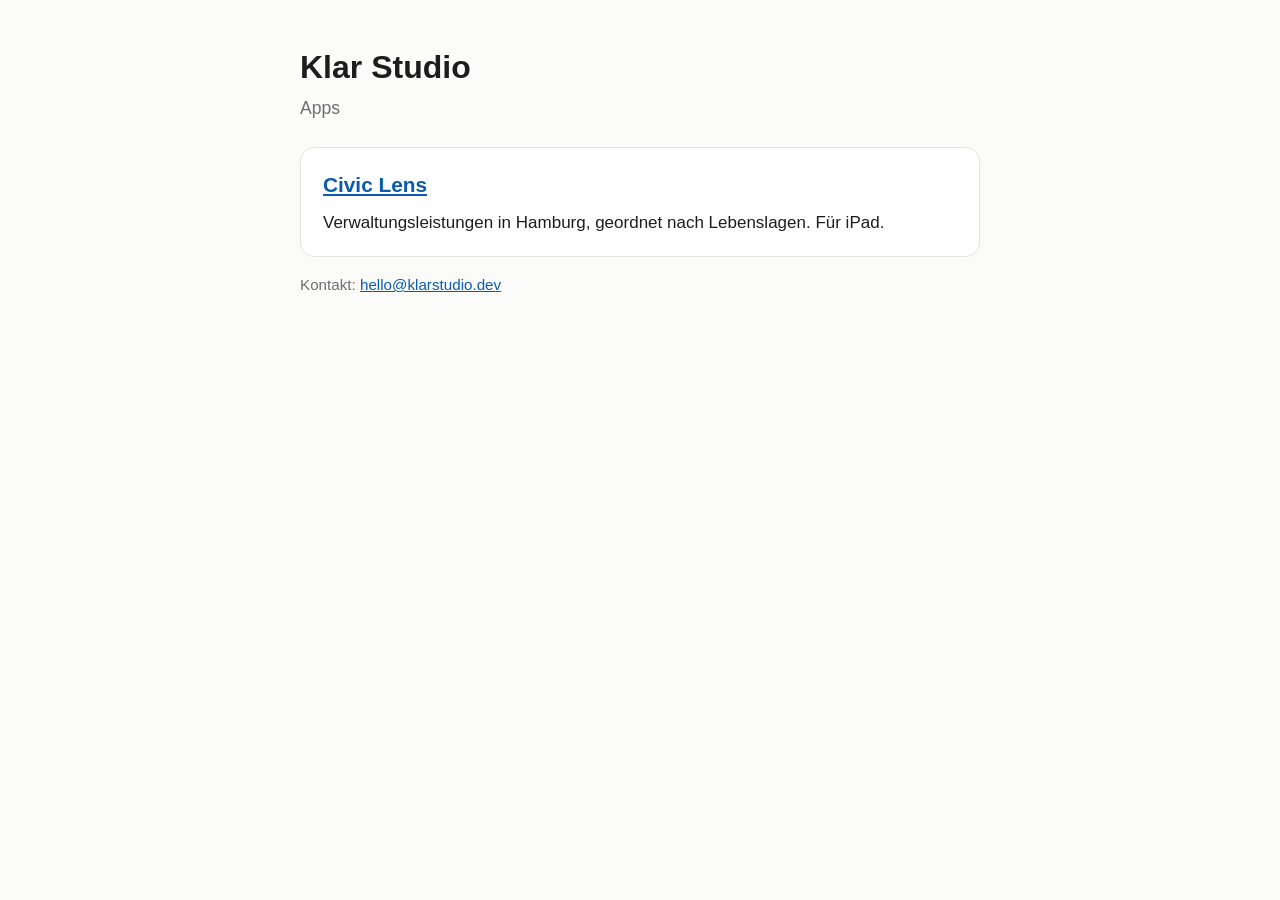
<file: index.html>
<!doctype html>
<html lang="de">
<head>
  <meta name="robots" content="noindex">
  <meta charset="utf-8">
  <meta name="viewport" content="width=device-width, initial-scale=1">
  <title>Klar Studio</title>
  <meta name="description" content="Klar Studio – Apps">
  <link rel="stylesheet" href="/assets/style.css">
</head>
<body>
  <main>
    <h1>Klar Studio</h1>
    <p class="lead">Apps</p>

    <div class="card">
      <h2 style="margin-top:0"><a href="/civiclens/">Civic Lens</a></h2>
      <p>Verwaltungsleistungen in Hamburg, geordnet nach Lebenslagen. Für iPad.</p>
    </div>

    <p class="muted">Kontakt: <a href="mailto:hello@klarstudio.dev">hello@klarstudio.dev</a></p>
  </main>
</body>
</html>
</file>
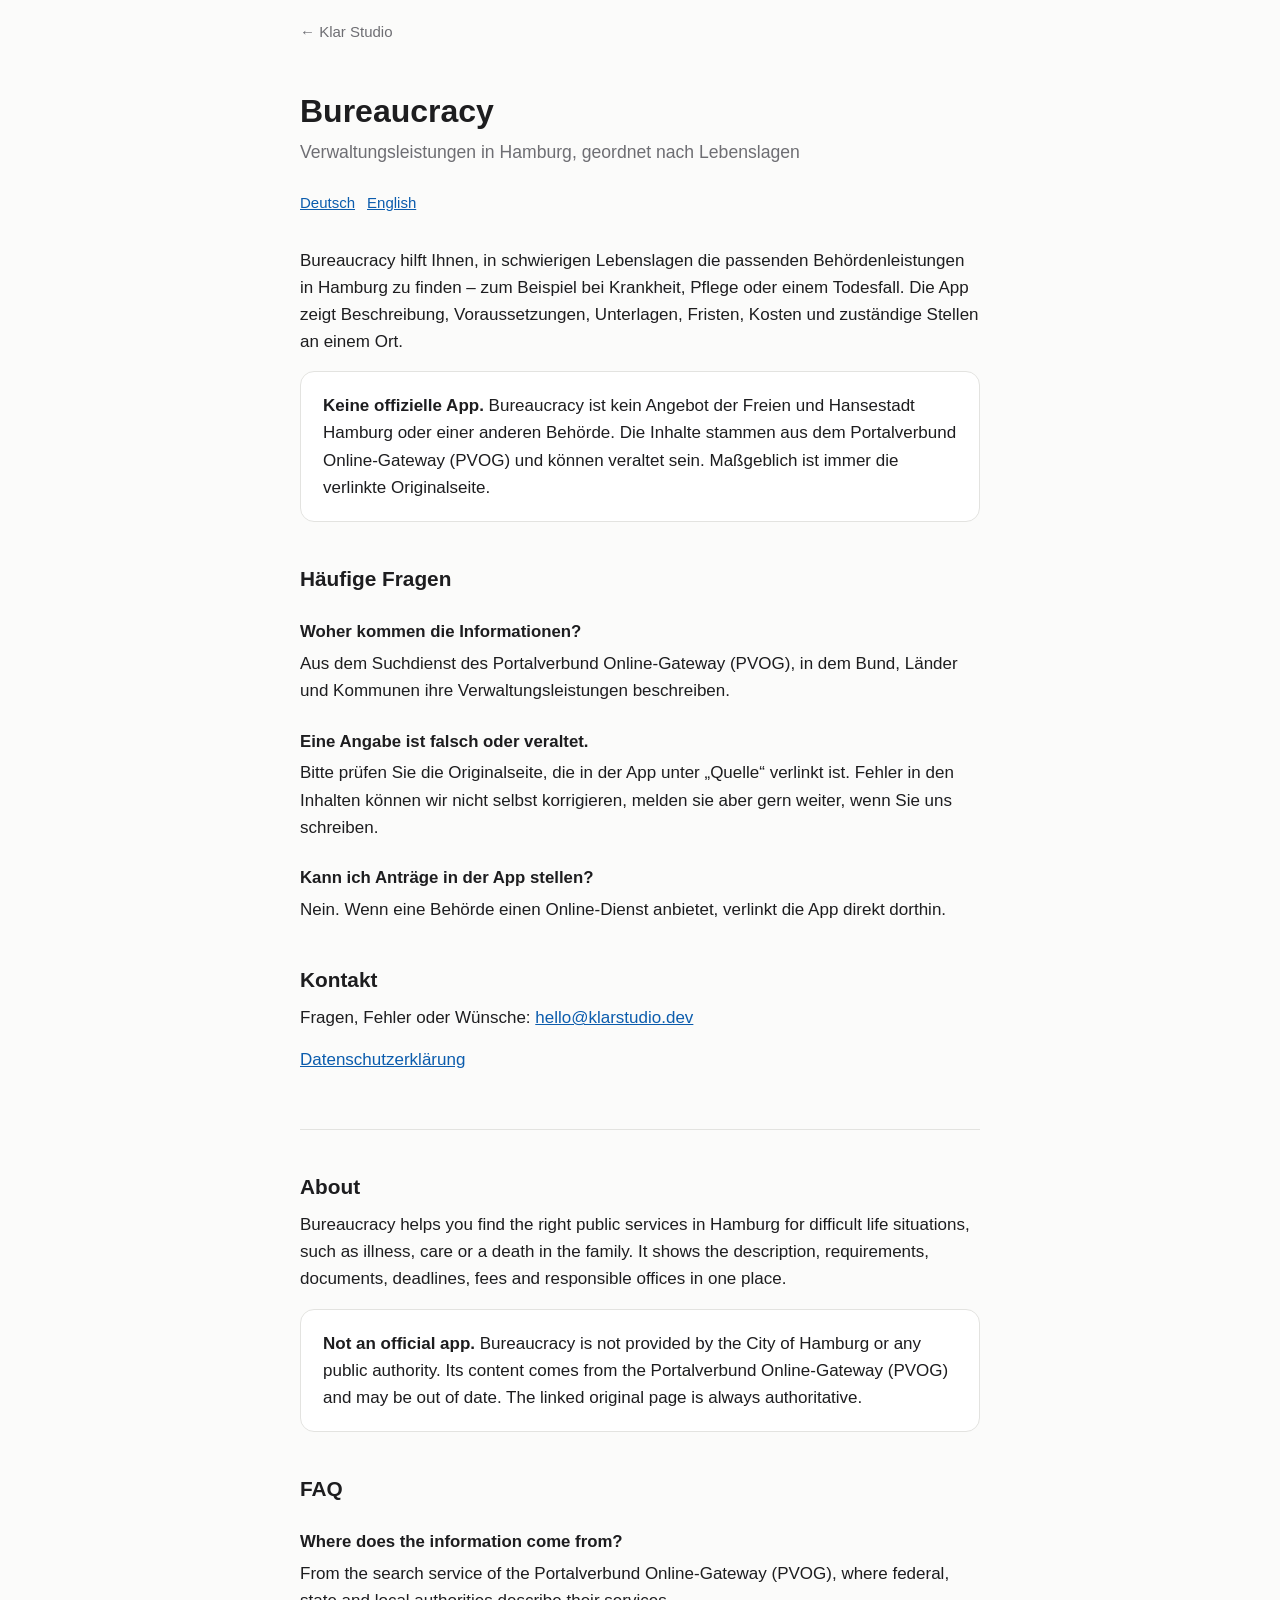
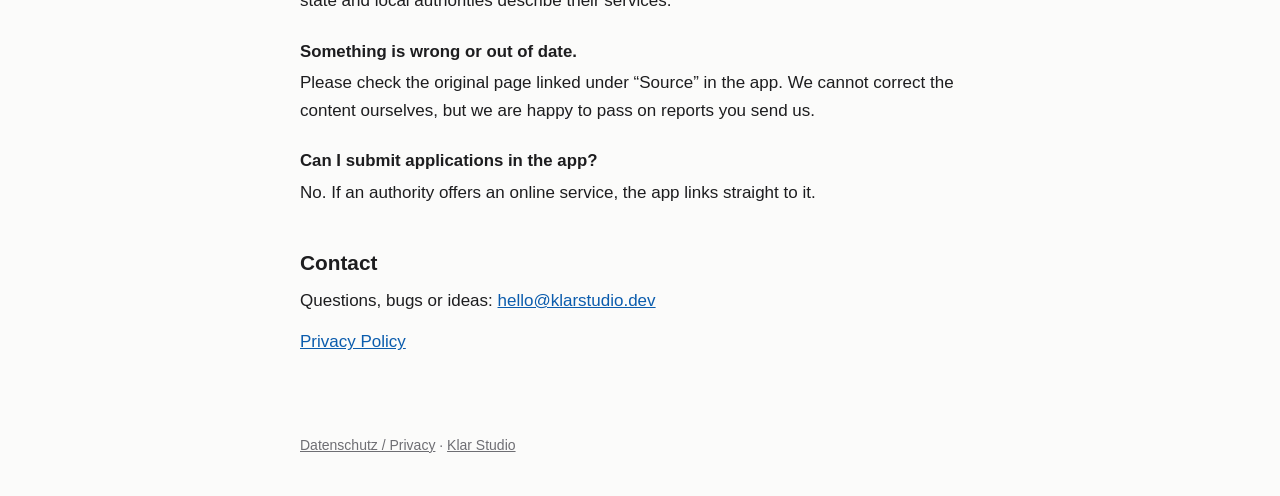
<file: bureaucracy/index.html>
<!doctype html>
<html lang="de">
<head>
  <meta name="robots" content="noindex">
  <meta charset="utf-8">
  <meta name="viewport" content="width=device-width, initial-scale=1">
  <title>Bureaucracy – Support</title>
  <meta name="description" content="Bureaucracy: Verwaltungsleistungen in Hamburg nach Lebenslagen. Hilfe und Kontakt.">
  <link rel="stylesheet" href="/assets/style.css">
</head>
<body>
  <header class="site"><a href="/">← Klar Studio</a></header>
  <main>
    <h1>Bureaucracy</h1>
    <p class="lead">Verwaltungsleistungen in Hamburg, geordnet nach Lebenslagen</p>
    <nav class="lang"><a href="#de">Deutsch</a><a href="#en">English</a></nav>

    <section id="de" lang="de">
      <p>Bureaucracy hilft Ihnen, in schwierigen Lebenslagen die passenden Behördenleistungen in Hamburg zu finden – zum Beispiel bei Krankheit, Pflege oder einem Todesfall. Die App zeigt Beschreibung, Voraussetzungen, Unterlagen, Fristen, Kosten und zuständige Stellen an einem Ort.</p>

      <div class="card">
        <p><strong>Keine offizielle App.</strong> Bureaucracy ist kein Angebot der Freien und Hansestadt Hamburg oder einer anderen Behörde. Die Inhalte stammen aus dem Portalverbund Online-Gateway (PVOG) und können veraltet sein. Maßgeblich ist immer die verlinkte Originalseite.</p>
      </div>

      <h2>Häufige Fragen</h2>
      <h3>Woher kommen die Informationen?</h3>
      <p>Aus dem Suchdienst des Portalverbund Online-Gateway (PVOG), in dem Bund, Länder und Kommunen ihre Verwaltungsleistungen beschreiben.</p>
      <h3>Eine Angabe ist falsch oder veraltet.</h3>
      <p>Bitte prüfen Sie die Originalseite, die in der App unter „Quelle“ verlinkt ist. Fehler in den Inhalten können wir nicht selbst korrigieren, melden sie aber gern weiter, wenn Sie uns schreiben.</p>
      <h3>Kann ich Anträge in der App stellen?</h3>
      <p>Nein. Wenn eine Behörde einen Online-Dienst anbietet, verlinkt die App direkt dorthin.</p>

      <h2>Kontakt</h2>
      <p>Fragen, Fehler oder Wünsche: <a href="mailto:hello@klarstudio.dev">hello@klarstudio.dev</a></p>
      <p><a href="/bureaucracy/privacy/">Datenschutzerklärung</a></p>
    </section>

    <hr>

    <section id="en" lang="en">
      <h2>About</h2>
      <p>Bureaucracy helps you find the right public services in Hamburg for difficult life situations, such as illness, care or a death in the family. It shows the description, requirements, documents, deadlines, fees and responsible offices in one place.</p>

      <div class="card">
        <p><strong>Not an official app.</strong> Bureaucracy is not provided by the City of Hamburg or any public authority. Its content comes from the Portalverbund Online-Gateway (PVOG) and may be out of date. The linked original page is always authoritative.</p>
      </div>

      <h2>FAQ</h2>
      <h3>Where does the information come from?</h3>
      <p>From the search service of the Portalverbund Online-Gateway (PVOG), where federal, state and local authorities describe their services.</p>
      <h3>Something is wrong or out of date.</h3>
      <p>Please check the original page linked under “Source” in the app. We cannot correct the content ourselves, but we are happy to pass on reports you send us.</p>
      <h3>Can I submit applications in the app?</h3>
      <p>No. If an authority offers an online service, the app links straight to it.</p>

      <h2>Contact</h2>
      <p>Questions, bugs or ideas: <a href="mailto:hello@klarstudio.dev">hello@klarstudio.dev</a></p>
      <p><a href="/bureaucracy/privacy/#en">Privacy Policy</a></p>
    </section>
  </main>
  <footer>
    <a href="/bureaucracy/privacy/">Datenschutz / Privacy</a> · <a href="/">Klar Studio</a>
  </footer>
</body>
</html>
</file>
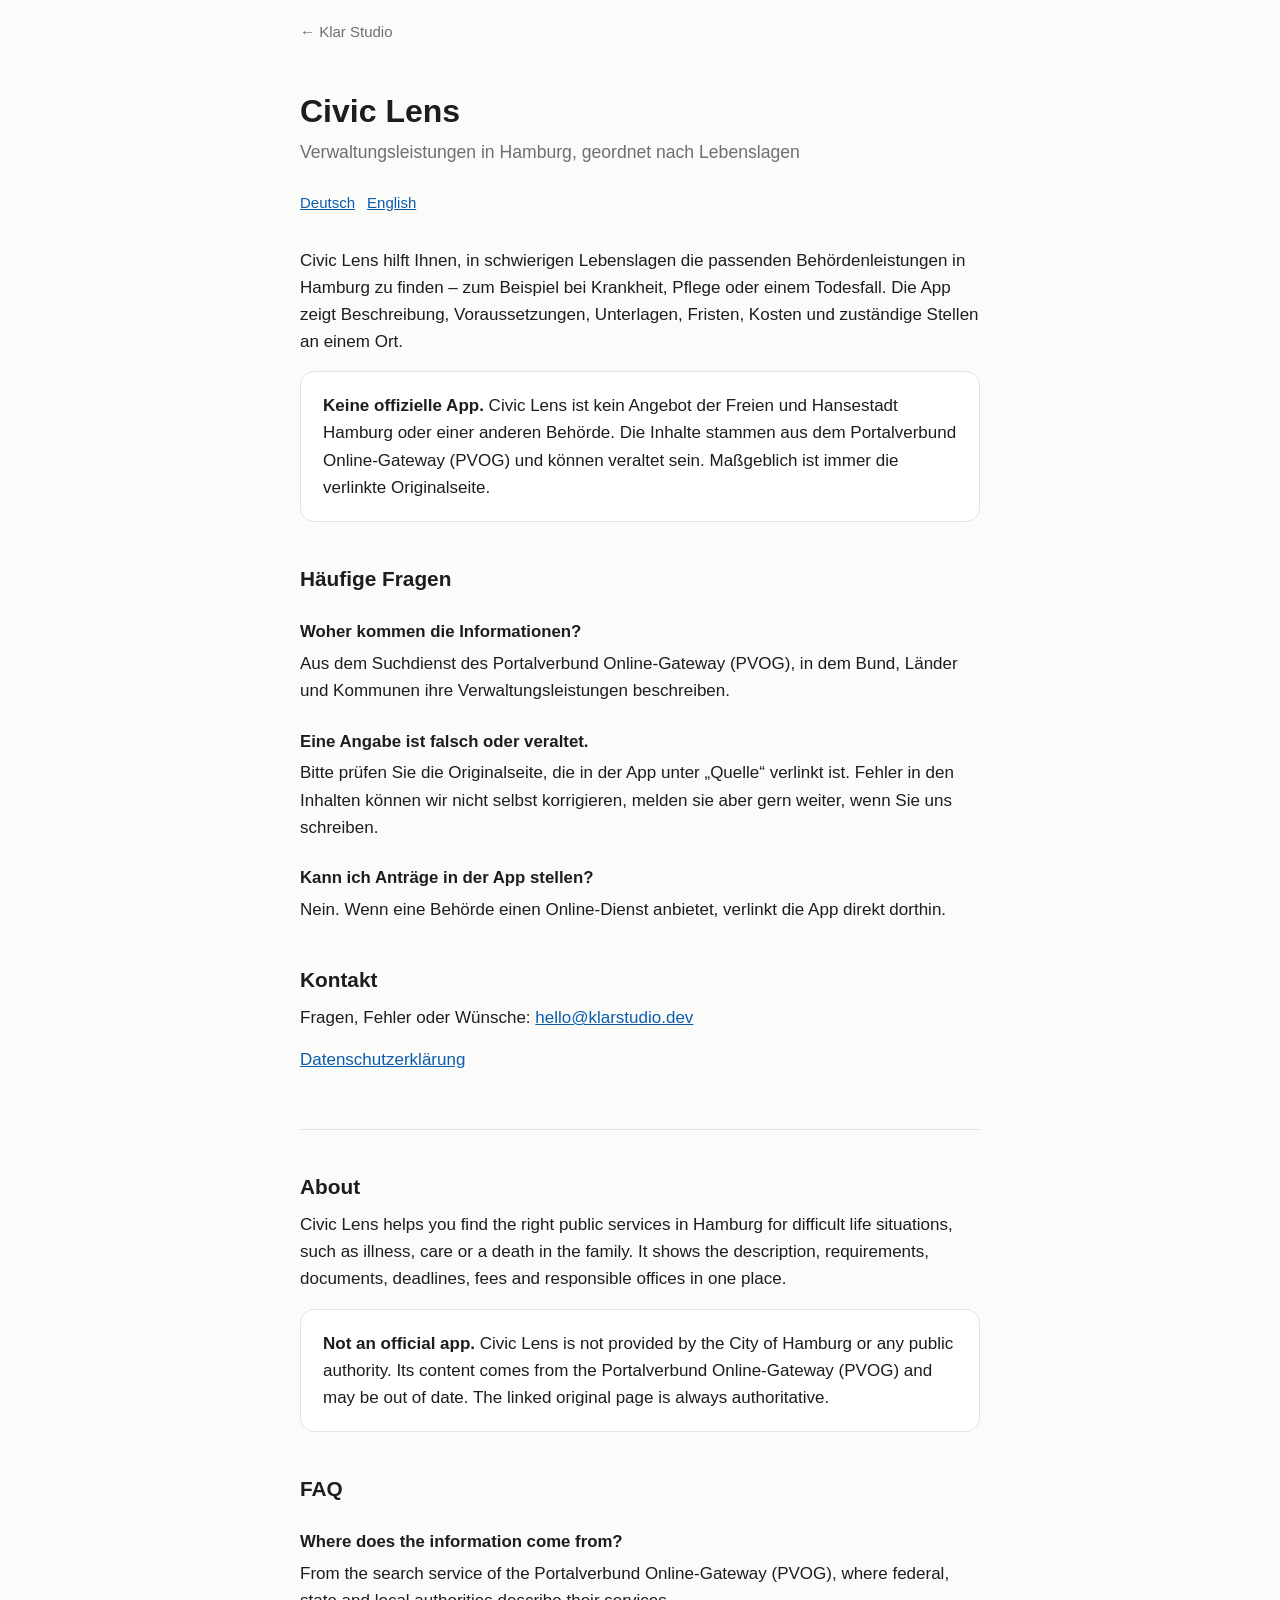
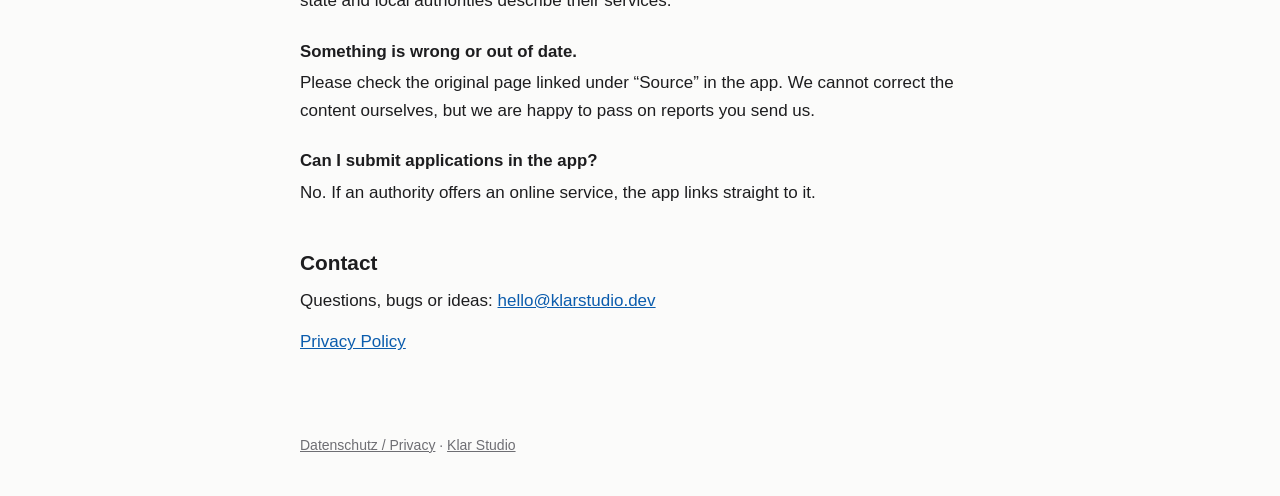
<file: civiclens/index.html>
<!doctype html>
<html lang="de">
<head>
  <meta name="robots" content="noindex">
  <meta charset="utf-8">
  <meta name="viewport" content="width=device-width, initial-scale=1">
  <title>Civic Lens – Support</title>
  <meta name="description" content="Civic Lens: Verwaltungsleistungen in Hamburg nach Lebenslagen. Hilfe und Kontakt.">
  <link rel="stylesheet" href="/assets/style.css">
</head>
<body>
  <header class="site"><a href="/">← Klar Studio</a></header>
  <main>
    <h1>Civic Lens</h1>
    <p class="lead">Verwaltungsleistungen in Hamburg, geordnet nach Lebenslagen</p>
    <nav class="lang"><a href="#de">Deutsch</a><a href="#en">English</a></nav>

    <section id="de" lang="de">
      <p>Civic Lens hilft Ihnen, in schwierigen Lebenslagen die passenden Behördenleistungen in Hamburg zu finden – zum Beispiel bei Krankheit, Pflege oder einem Todesfall. Die App zeigt Beschreibung, Voraussetzungen, Unterlagen, Fristen, Kosten und zuständige Stellen an einem Ort.</p>

      <div class="card">
        <p><strong>Keine offizielle App.</strong> Civic Lens ist kein Angebot der Freien und Hansestadt Hamburg oder einer anderen Behörde. Die Inhalte stammen aus dem Portalverbund Online-Gateway (PVOG) und können veraltet sein. Maßgeblich ist immer die verlinkte Originalseite.</p>
      </div>

      <h2>Häufige Fragen</h2>
      <h3>Woher kommen die Informationen?</h3>
      <p>Aus dem Suchdienst des Portalverbund Online-Gateway (PVOG), in dem Bund, Länder und Kommunen ihre Verwaltungsleistungen beschreiben.</p>
      <h3>Eine Angabe ist falsch oder veraltet.</h3>
      <p>Bitte prüfen Sie die Originalseite, die in der App unter „Quelle“ verlinkt ist. Fehler in den Inhalten können wir nicht selbst korrigieren, melden sie aber gern weiter, wenn Sie uns schreiben.</p>
      <h3>Kann ich Anträge in der App stellen?</h3>
      <p>Nein. Wenn eine Behörde einen Online-Dienst anbietet, verlinkt die App direkt dorthin.</p>

      <h2>Kontakt</h2>
      <p>Fragen, Fehler oder Wünsche: <a href="mailto:hello@klarstudio.dev">hello@klarstudio.dev</a></p>
      <p><a href="/civiclens/privacy/">Datenschutzerklärung</a></p>
    </section>

    <hr>

    <section id="en" lang="en">
      <h2>About</h2>
      <p>Civic Lens helps you find the right public services in Hamburg for difficult life situations, such as illness, care or a death in the family. It shows the description, requirements, documents, deadlines, fees and responsible offices in one place.</p>

      <div class="card">
        <p><strong>Not an official app.</strong> Civic Lens is not provided by the City of Hamburg or any public authority. Its content comes from the Portalverbund Online-Gateway (PVOG) and may be out of date. The linked original page is always authoritative.</p>
      </div>

      <h2>FAQ</h2>
      <h3>Where does the information come from?</h3>
      <p>From the search service of the Portalverbund Online-Gateway (PVOG), where federal, state and local authorities describe their services.</p>
      <h3>Something is wrong or out of date.</h3>
      <p>Please check the original page linked under “Source” in the app. We cannot correct the content ourselves, but we are happy to pass on reports you send us.</p>
      <h3>Can I submit applications in the app?</h3>
      <p>No. If an authority offers an online service, the app links straight to it.</p>

      <h2>Contact</h2>
      <p>Questions, bugs or ideas: <a href="mailto:hello@klarstudio.dev">hello@klarstudio.dev</a></p>
      <p><a href="/civiclens/privacy/#en">Privacy Policy</a></p>
    </section>
  </main>
  <footer>
    <a href="/civiclens/privacy/">Datenschutz / Privacy</a> · <a href="/">Klar Studio</a>
  </footer>
</body>
</html>
</file>
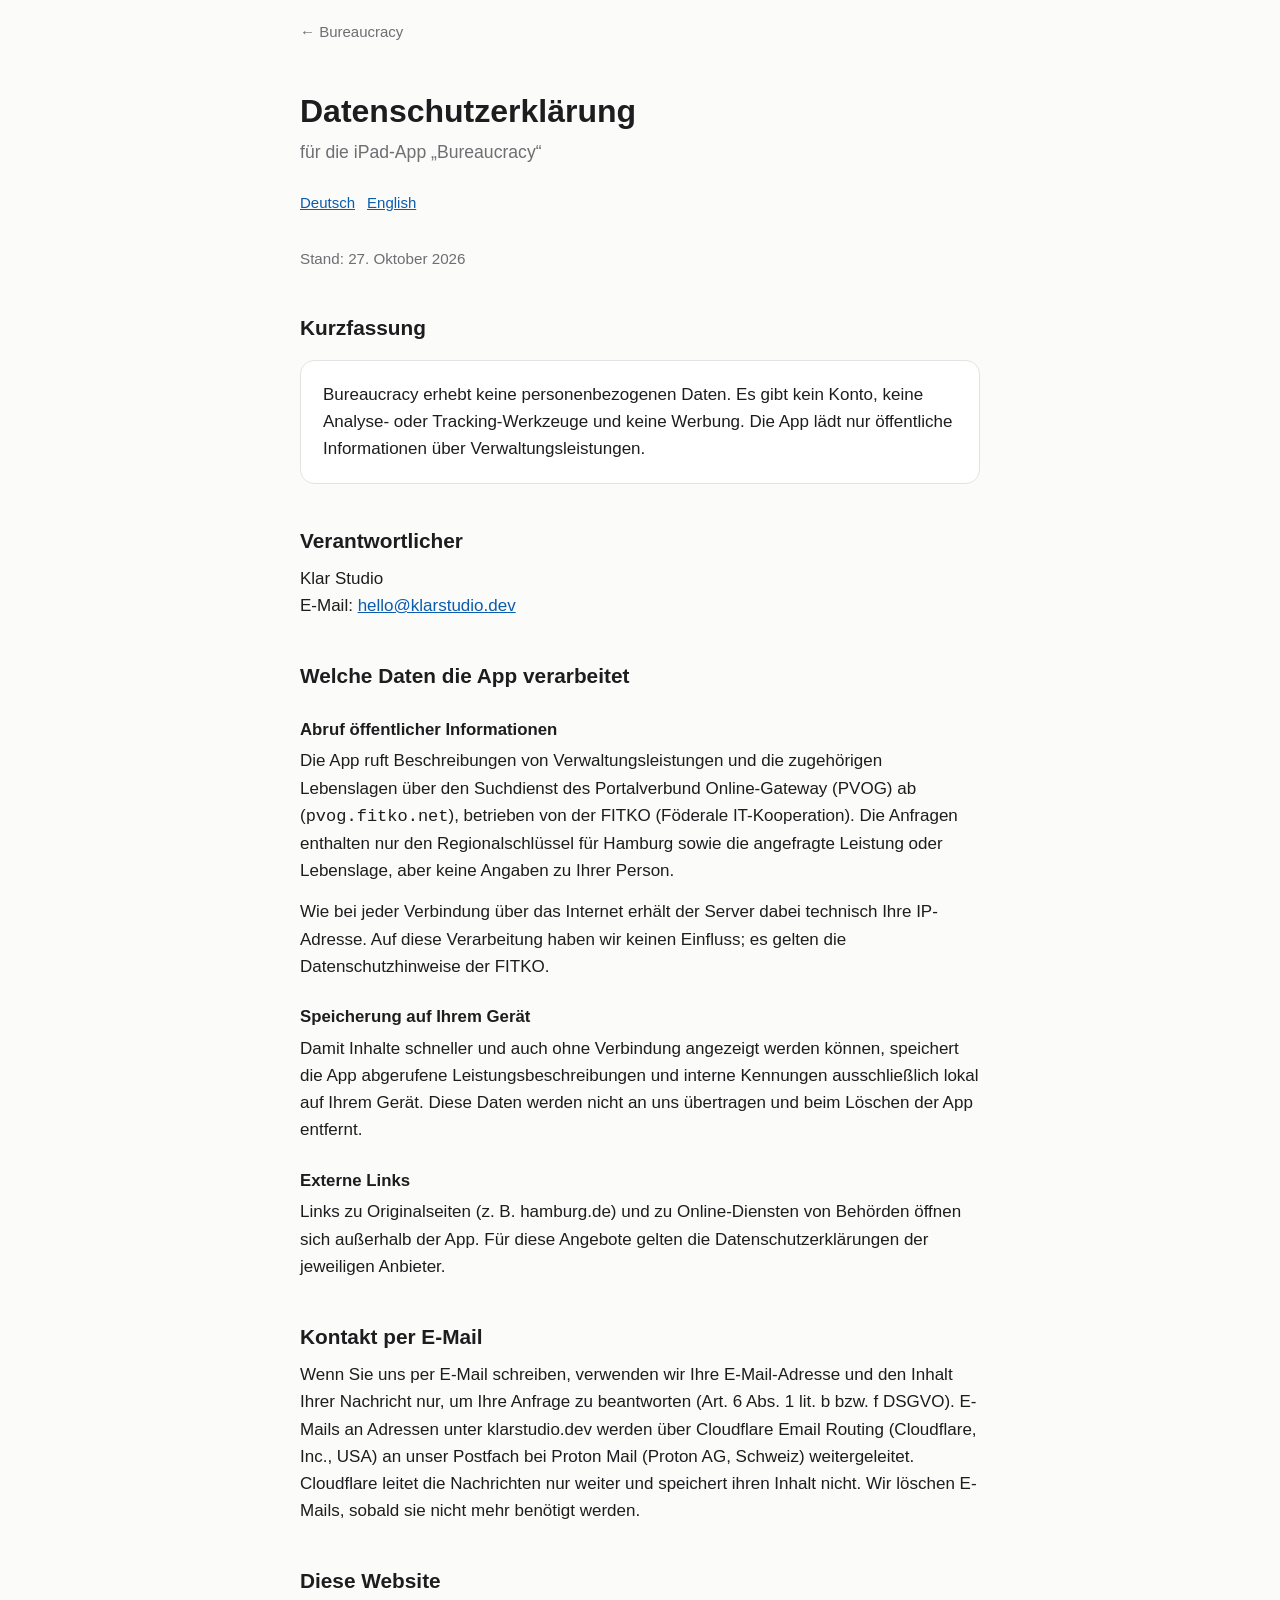
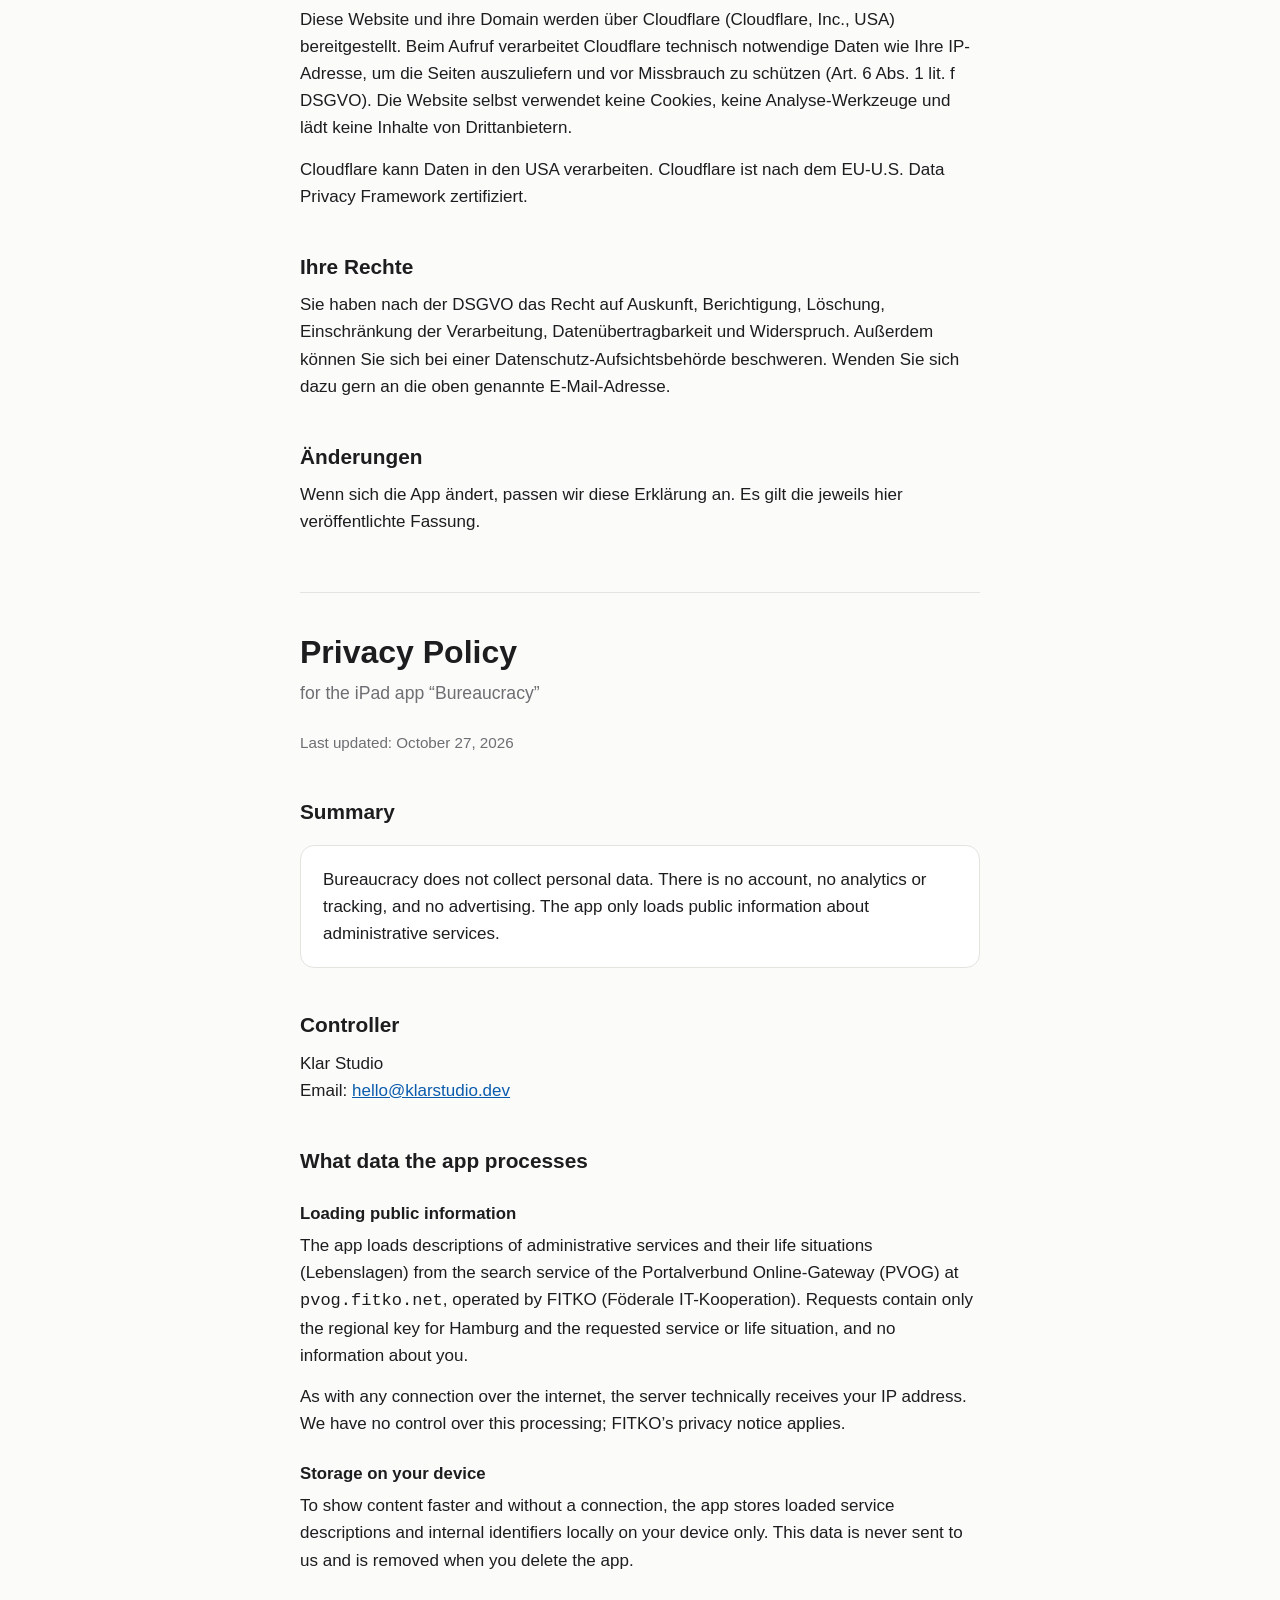
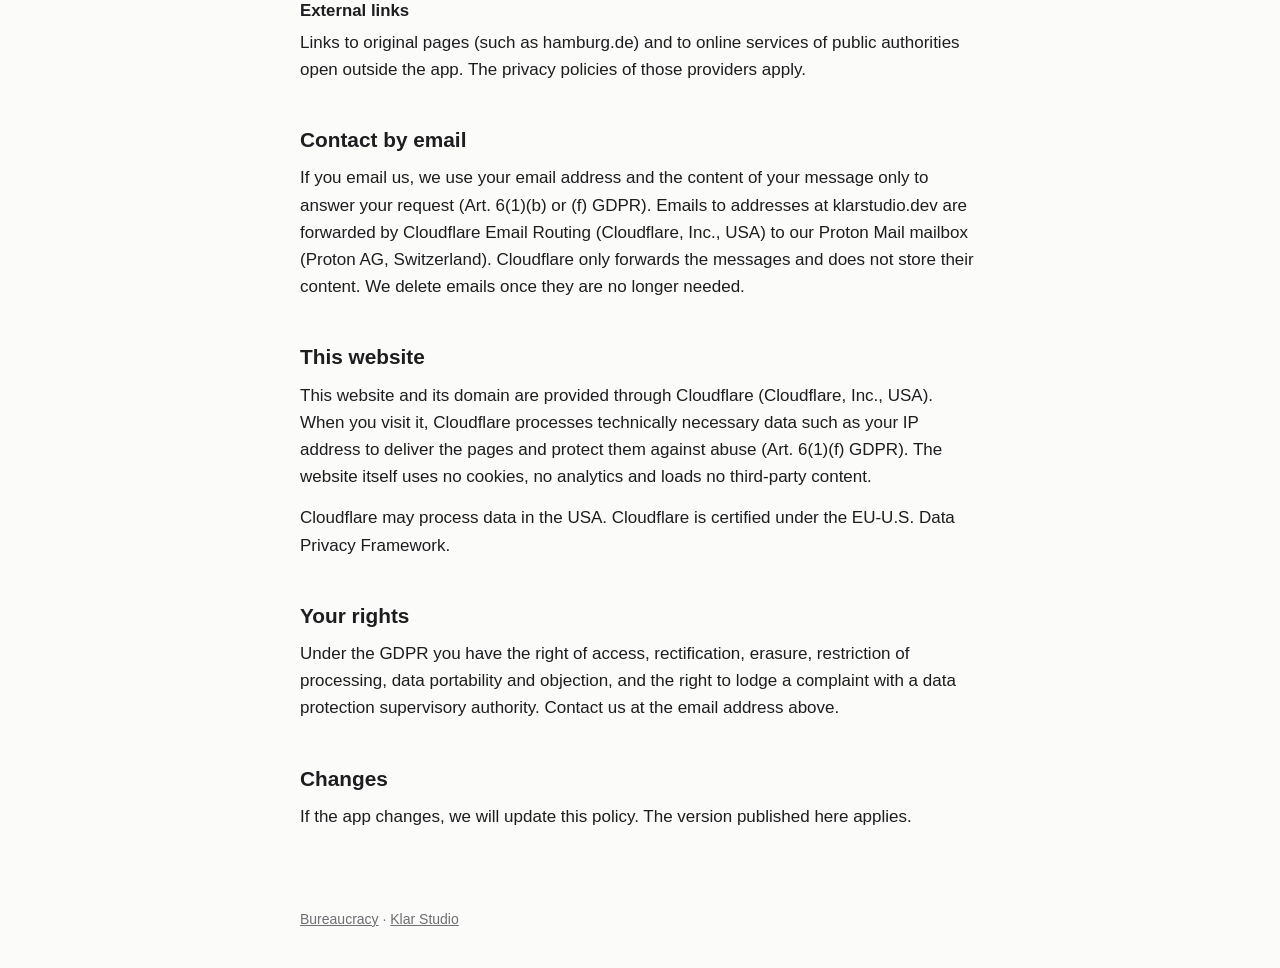
<file: bureaucracy/privacy/index.html>
<!doctype html>
<html lang="de">
<head>
  <meta name="robots" content="noindex">
  <meta charset="utf-8">
  <meta name="viewport" content="width=device-width, initial-scale=1">
  <title>Datenschutzerklärung – Bureaucracy</title>
  <meta name="description" content="Datenschutzerklärung der App Bureaucracy / Privacy Policy of the Bureaucracy app">
  <link rel="stylesheet" href="/assets/style.css">
</head>
<body>
  <header class="site"><a href="/bureaucracy/">← Bureaucracy</a></header>
  <main>
    <h1>Datenschutzerklärung</h1>
    <p class="lead">für die iPad-App „Bureaucracy“</p>
    <nav class="lang"><a href="#de">Deutsch</a><a href="#en">English</a></nav>

    <section id="de" lang="de">
      <p class="muted">Stand: 27. Oktober 2026</p>

      <h2>Kurzfassung</h2>
      <div class="card">
        <p>Bureaucracy erhebt keine personenbezogenen Daten. Es gibt kein Konto, keine Analyse- oder Tracking-Werkzeuge und keine Werbung. Die App lädt nur öffentliche Informationen über Verwaltungsleistungen.</p>
      </div>

      <h2>Verantwortlicher</h2>
      <p>Klar Studio<br>
      E-Mail: <a href="mailto:hello@klarstudio.dev">hello@klarstudio.dev</a></p>

      <h2>Welche Daten die App verarbeitet</h2>
      <h3>Abruf öffentlicher Informationen</h3>
      <p>Die App ruft Beschreibungen von Verwaltungsleistungen und die zugehörigen Lebenslagen über den Suchdienst des Portalverbund Online-Gateway (PVOG) ab (<code>pvog.fitko.net</code>), betrieben von der FITKO (Föderale IT-Kooperation). Die Anfragen enthalten nur den Regionalschlüssel für Hamburg sowie die angefragte Leistung oder Lebenslage, aber keine Angaben zu Ihrer Person.</p>
      <p>Wie bei jeder Verbindung über das Internet erhält der Server dabei technisch Ihre IP-Adresse. Auf diese Verarbeitung haben wir keinen Einfluss; es gelten die Datenschutzhinweise der FITKO.</p>

      <h3>Speicherung auf Ihrem Gerät</h3>
      <p>Damit Inhalte schneller und auch ohne Verbindung angezeigt werden können, speichert die App abgerufene Leistungsbeschreibungen und interne Kennungen ausschließlich lokal auf Ihrem Gerät. Diese Daten werden nicht an uns übertragen und beim Löschen der App entfernt.</p>

      <h3>Externe Links</h3>
      <p>Links zu Originalseiten (z. B. hamburg.de) und zu Online-Diensten von Behörden öffnen sich außerhalb der App. Für diese Angebote gelten die Datenschutzerklärungen der jeweiligen Anbieter.</p>

      <h2>Kontakt per E-Mail</h2>
      <p>Wenn Sie uns per E-Mail schreiben, verwenden wir Ihre E-Mail-Adresse und den Inhalt Ihrer Nachricht nur, um Ihre Anfrage zu beantworten (Art. 6 Abs. 1 lit. b bzw. f DSGVO). E-Mails an Adressen unter klarstudio.dev werden über Cloudflare Email Routing (Cloudflare, Inc., USA) an unser Postfach bei Proton Mail (Proton AG, Schweiz) weitergeleitet. Cloudflare leitet die Nachrichten nur weiter und speichert ihren Inhalt nicht. Wir löschen E-Mails, sobald sie nicht mehr benötigt werden.</p>

      <h2>Diese Website</h2>
      <p>Diese Website und ihre Domain werden über Cloudflare (Cloudflare, Inc., USA) bereitgestellt. Beim Aufruf verarbeitet Cloudflare technisch notwendige Daten wie Ihre IP-Adresse, um die Seiten auszuliefern und vor Missbrauch zu schützen (Art. 6 Abs. 1 lit. f DSGVO). Die Website selbst verwendet keine Cookies, keine Analyse-Werkzeuge und lädt keine Inhalte von Drittanbietern.</p>
      <p>Cloudflare kann Daten in den USA verarbeiten. Cloudflare ist nach dem EU-U.S. Data Privacy Framework zertifiziert.</p>

      <h2>Ihre Rechte</h2>
      <p>Sie haben nach der DSGVO das Recht auf Auskunft, Berichtigung, Löschung, Einschränkung der Verarbeitung, Datenübertragbarkeit und Widerspruch. Außerdem können Sie sich bei einer Datenschutz-Aufsichtsbehörde beschweren. Wenden Sie sich dazu gern an die oben genannte E-Mail-Adresse.</p>

      <h2>Änderungen</h2>
      <p>Wenn sich die App ändert, passen wir diese Erklärung an. Es gilt die jeweils hier veröffentlichte Fassung.</p>
    </section>

    <hr>

    <section id="en" lang="en">
      <h1>Privacy Policy</h1>
      <p class="lead">for the iPad app “Bureaucracy”</p>
      <p class="muted">Last updated: October 27, 2026</p>

      <h2>Summary</h2>
      <div class="card">
        <p>Bureaucracy does not collect personal data. There is no account, no analytics or tracking, and no advertising. The app only loads public information about administrative services.</p>
      </div>

      <h2>Controller</h2>
      <p>Klar Studio<br>
      Email: <a href="mailto:hello@klarstudio.dev">hello@klarstudio.dev</a></p>

      <h2>What data the app processes</h2>
      <h3>Loading public information</h3>
      <p>The app loads descriptions of administrative services and their life situations (Lebenslagen) from the search service of the Portalverbund Online-Gateway (PVOG) at <code>pvog.fitko.net</code>, operated by FITKO (Föderale IT-Kooperation). Requests contain only the regional key for Hamburg and the requested service or life situation, and no information about you.</p>
      <p>As with any connection over the internet, the server technically receives your IP address. We have no control over this processing; FITKO’s privacy notice applies.</p>

      <h3>Storage on your device</h3>
      <p>To show content faster and without a connection, the app stores loaded service descriptions and internal identifiers locally on your device only. This data is never sent to us and is removed when you delete the app.</p>

      <h3>External links</h3>
      <p>Links to original pages (such as hamburg.de) and to online services of public authorities open outside the app. The privacy policies of those providers apply.</p>

      <h2>Contact by email</h2>
      <p>If you email us, we use your email address and the content of your message only to answer your request (Art. 6(1)(b) or (f) GDPR). Emails to addresses at klarstudio.dev are forwarded by Cloudflare Email Routing (Cloudflare, Inc., USA) to our Proton Mail mailbox (Proton AG, Switzerland). Cloudflare only forwards the messages and does not store their content. We delete emails once they are no longer needed.</p>

      <h2>This website</h2>
      <p>This website and its domain are provided through Cloudflare (Cloudflare, Inc., USA). When you visit it, Cloudflare processes technically necessary data such as your IP address to deliver the pages and protect them against abuse (Art. 6(1)(f) GDPR). The website itself uses no cookies, no analytics and loads no third-party content.</p>
      <p>Cloudflare may process data in the USA. Cloudflare is certified under the EU-U.S. Data Privacy Framework.</p>

      <h2>Your rights</h2>
      <p>Under the GDPR you have the right of access, rectification, erasure, restriction of processing, data portability and objection, and the right to lodge a complaint with a data protection supervisory authority. Contact us at the email address above.</p>

      <h2>Changes</h2>
      <p>If the app changes, we will update this policy. The version published here applies.</p>
    </section>
  </main>
  <footer>
    <a href="/bureaucracy/">Bureaucracy</a> · <a href="/">Klar Studio</a>
  </footer>
</body>
</html>
</file>
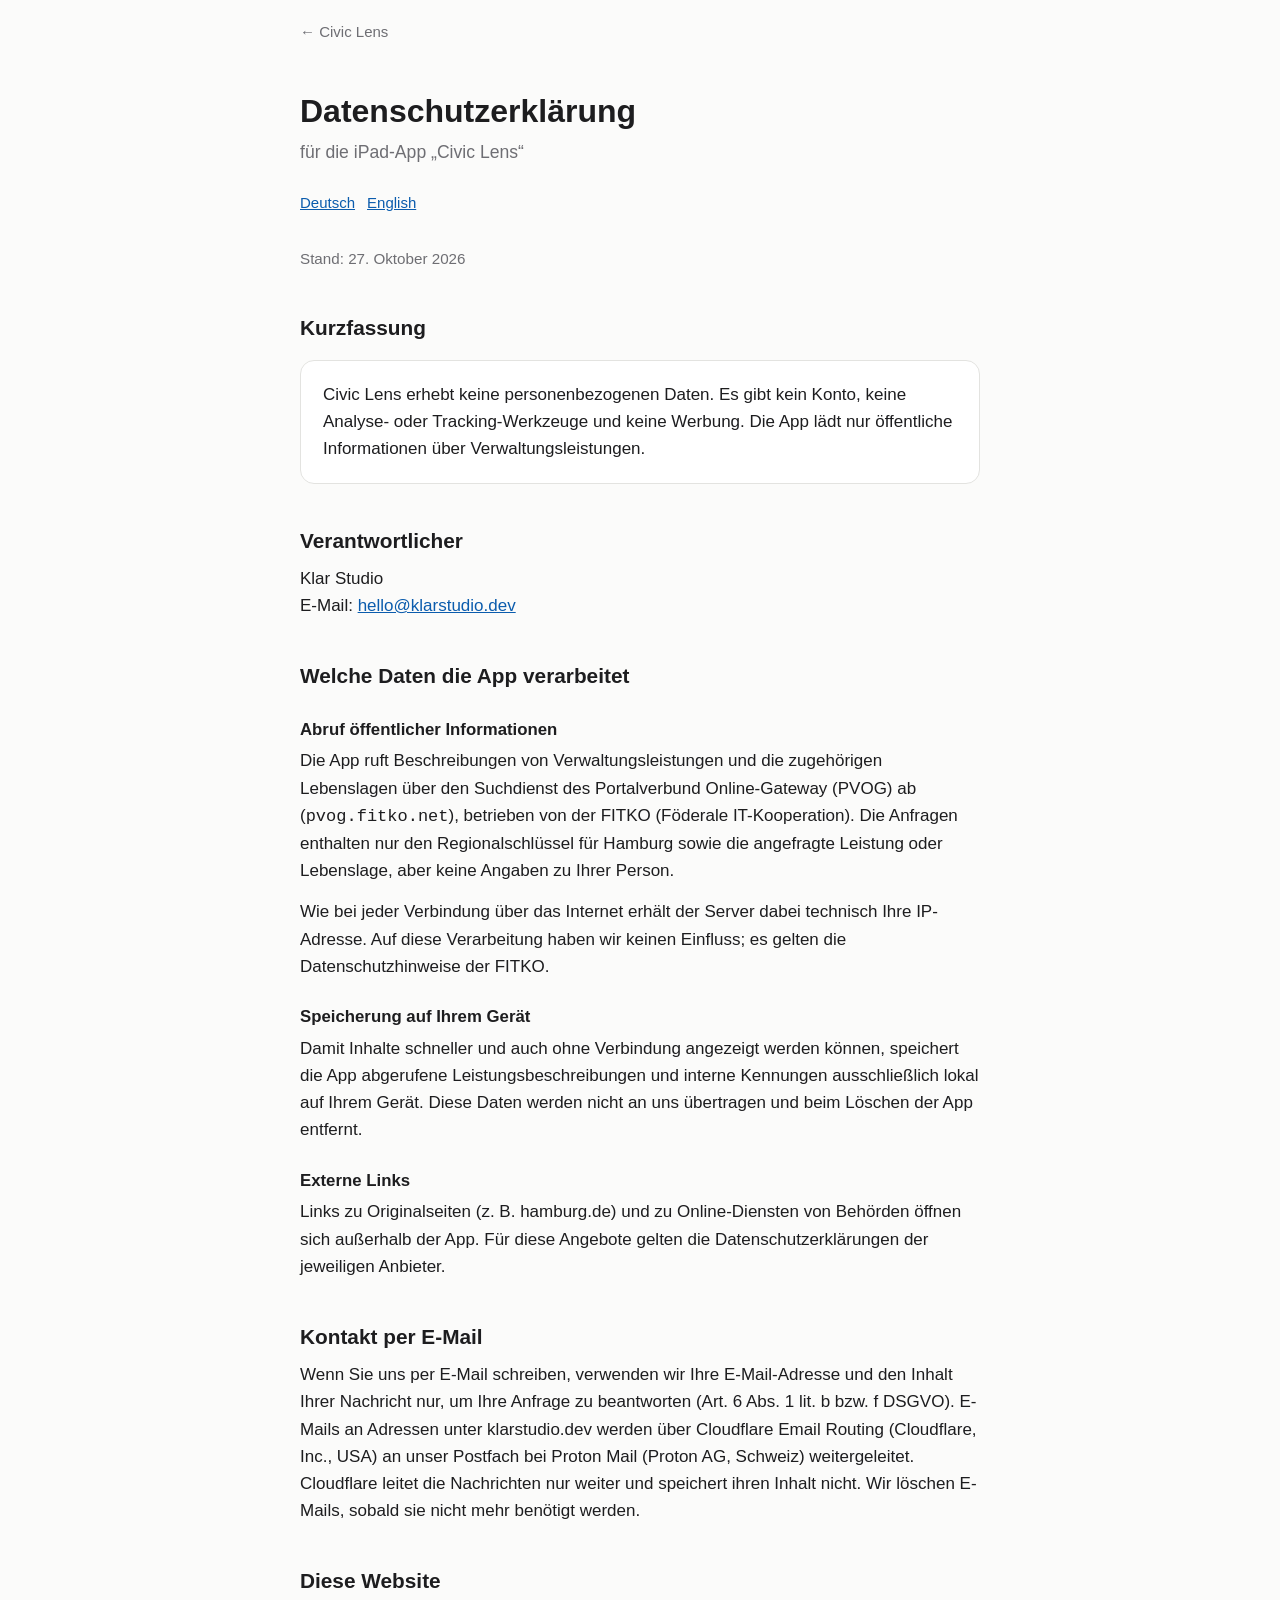
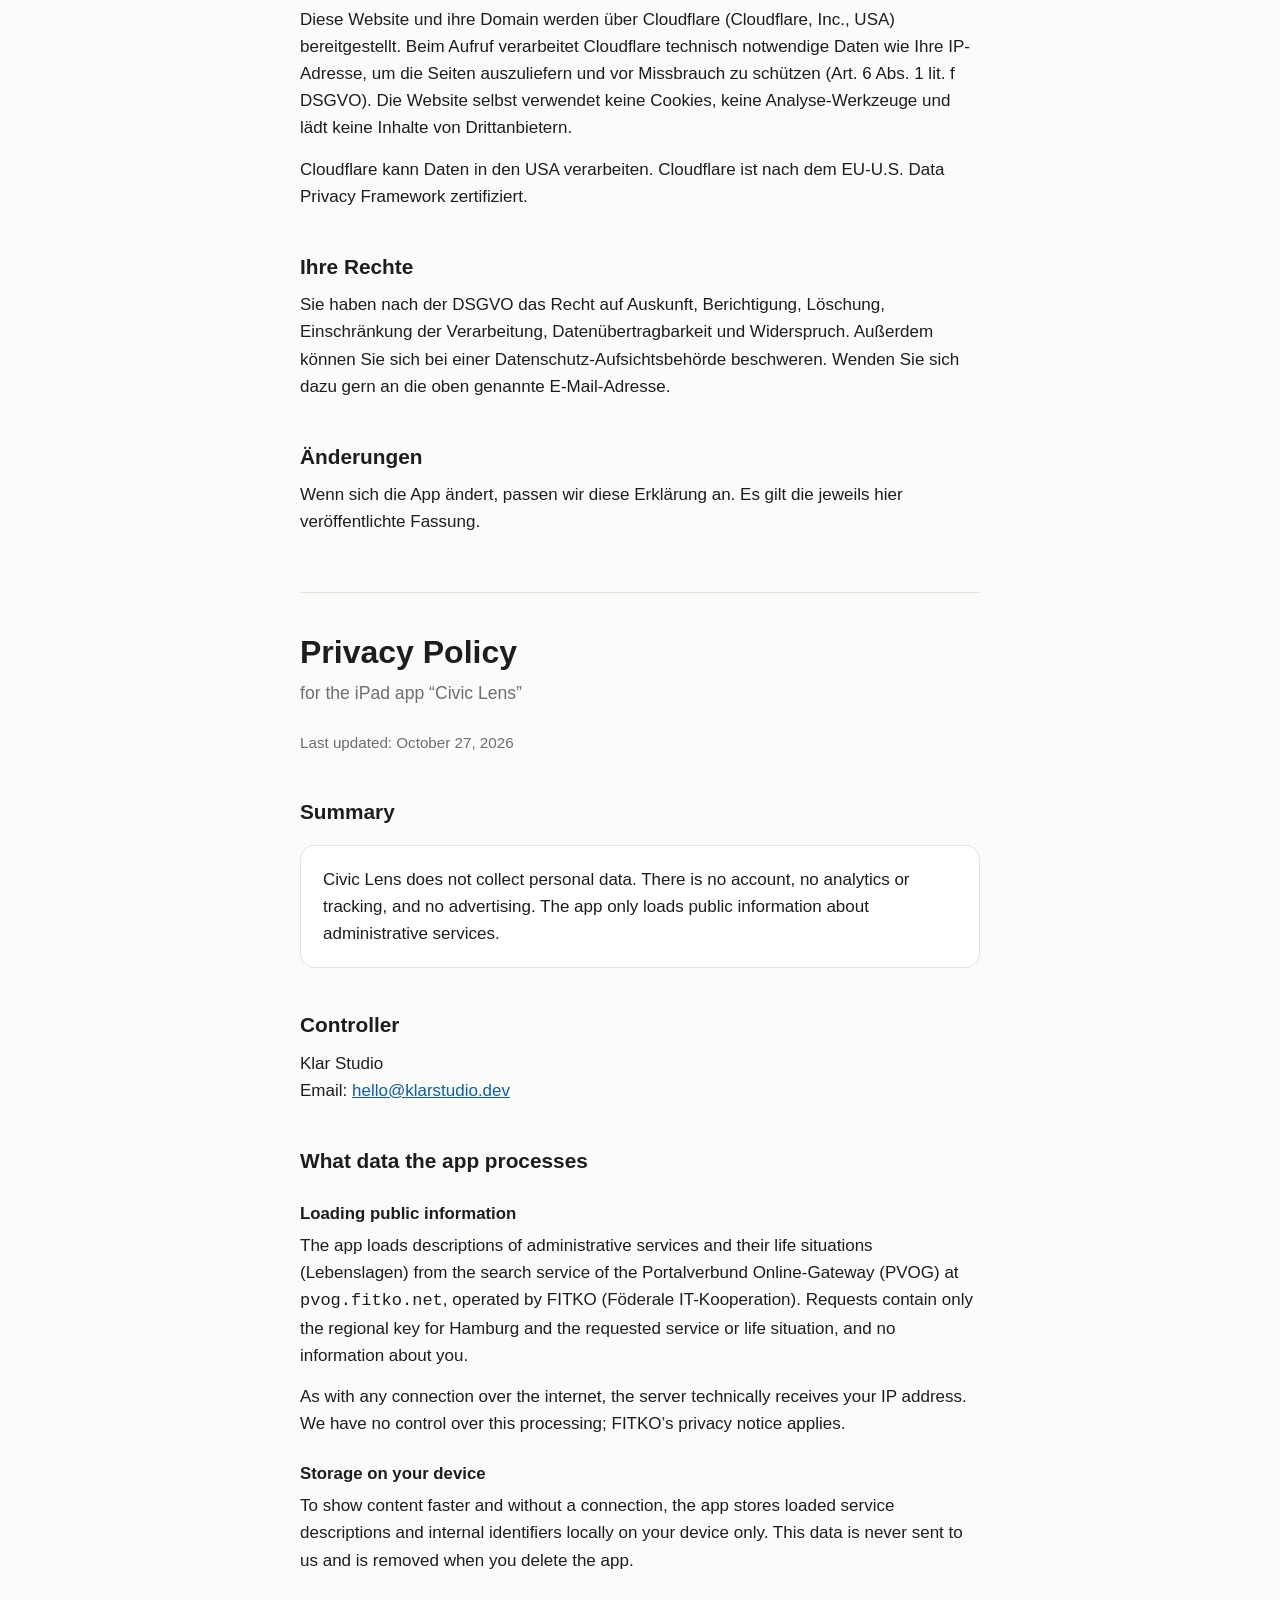
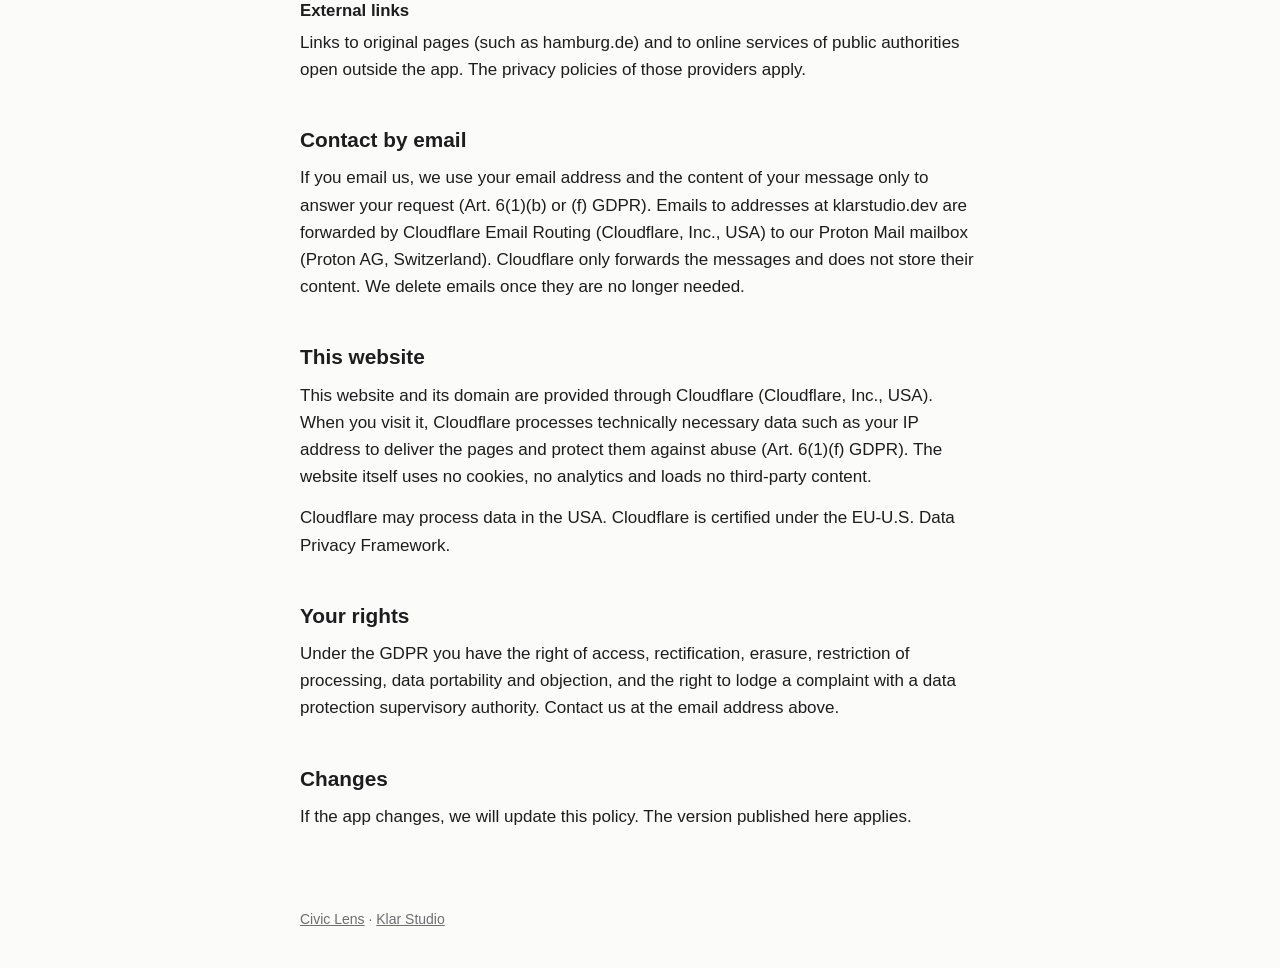
<file: civiclens/privacy/index.html>
<!doctype html>
<html lang="de">
<head>
  <meta name="robots" content="noindex">
  <meta charset="utf-8">
  <meta name="viewport" content="width=device-width, initial-scale=1">
  <title>Datenschutzerklärung – Civic Lens</title>
  <meta name="description" content="Datenschutzerklärung der App Civic Lens / Privacy Policy of the Civic Lens app">
  <link rel="stylesheet" href="/assets/style.css">
</head>
<body>
  <header class="site"><a href="/civiclens/">← Civic Lens</a></header>
  <main>
    <h1>Datenschutzerklärung</h1>
    <p class="lead">für die iPad-App „Civic Lens“</p>
    <nav class="lang"><a href="#de">Deutsch</a><a href="#en">English</a></nav>

    <section id="de" lang="de">
      <p class="muted">Stand: 27. Oktober 2026</p>

      <h2>Kurzfassung</h2>
      <div class="card">
        <p>Civic Lens erhebt keine personenbezogenen Daten. Es gibt kein Konto, keine Analyse- oder Tracking-Werkzeuge und keine Werbung. Die App lädt nur öffentliche Informationen über Verwaltungsleistungen.</p>
      </div>

      <h2>Verantwortlicher</h2>
      <p>Klar Studio<br>
      E-Mail: <a href="mailto:hello@klarstudio.dev">hello@klarstudio.dev</a></p>

      <h2>Welche Daten die App verarbeitet</h2>
      <h3>Abruf öffentlicher Informationen</h3>
      <p>Die App ruft Beschreibungen von Verwaltungsleistungen und die zugehörigen Lebenslagen über den Suchdienst des Portalverbund Online-Gateway (PVOG) ab (<code>pvog.fitko.net</code>), betrieben von der FITKO (Föderale IT-Kooperation). Die Anfragen enthalten nur den Regionalschlüssel für Hamburg sowie die angefragte Leistung oder Lebenslage, aber keine Angaben zu Ihrer Person.</p>
      <p>Wie bei jeder Verbindung über das Internet erhält der Server dabei technisch Ihre IP-Adresse. Auf diese Verarbeitung haben wir keinen Einfluss; es gelten die Datenschutzhinweise der FITKO.</p>

      <h3>Speicherung auf Ihrem Gerät</h3>
      <p>Damit Inhalte schneller und auch ohne Verbindung angezeigt werden können, speichert die App abgerufene Leistungsbeschreibungen und interne Kennungen ausschließlich lokal auf Ihrem Gerät. Diese Daten werden nicht an uns übertragen und beim Löschen der App entfernt.</p>

      <h3>Externe Links</h3>
      <p>Links zu Originalseiten (z. B. hamburg.de) und zu Online-Diensten von Behörden öffnen sich außerhalb der App. Für diese Angebote gelten die Datenschutzerklärungen der jeweiligen Anbieter.</p>

      <h2>Kontakt per E-Mail</h2>
      <p>Wenn Sie uns per E-Mail schreiben, verwenden wir Ihre E-Mail-Adresse und den Inhalt Ihrer Nachricht nur, um Ihre Anfrage zu beantworten (Art. 6 Abs. 1 lit. b bzw. f DSGVO). E-Mails an Adressen unter klarstudio.dev werden über Cloudflare Email Routing (Cloudflare, Inc., USA) an unser Postfach bei Proton Mail (Proton AG, Schweiz) weitergeleitet. Cloudflare leitet die Nachrichten nur weiter und speichert ihren Inhalt nicht. Wir löschen E-Mails, sobald sie nicht mehr benötigt werden.</p>

      <h2>Diese Website</h2>
      <p>Diese Website und ihre Domain werden über Cloudflare (Cloudflare, Inc., USA) bereitgestellt. Beim Aufruf verarbeitet Cloudflare technisch notwendige Daten wie Ihre IP-Adresse, um die Seiten auszuliefern und vor Missbrauch zu schützen (Art. 6 Abs. 1 lit. f DSGVO). Die Website selbst verwendet keine Cookies, keine Analyse-Werkzeuge und lädt keine Inhalte von Drittanbietern.</p>
      <p>Cloudflare kann Daten in den USA verarbeiten. Cloudflare ist nach dem EU-U.S. Data Privacy Framework zertifiziert.</p>

      <h2>Ihre Rechte</h2>
      <p>Sie haben nach der DSGVO das Recht auf Auskunft, Berichtigung, Löschung, Einschränkung der Verarbeitung, Datenübertragbarkeit und Widerspruch. Außerdem können Sie sich bei einer Datenschutz-Aufsichtsbehörde beschweren. Wenden Sie sich dazu gern an die oben genannte E-Mail-Adresse.</p>

      <h2>Änderungen</h2>
      <p>Wenn sich die App ändert, passen wir diese Erklärung an. Es gilt die jeweils hier veröffentlichte Fassung.</p>
    </section>

    <hr>

    <section id="en" lang="en">
      <h1>Privacy Policy</h1>
      <p class="lead">for the iPad app “Civic Lens”</p>
      <p class="muted">Last updated: October 27, 2026</p>

      <h2>Summary</h2>
      <div class="card">
        <p>Civic Lens does not collect personal data. There is no account, no analytics or tracking, and no advertising. The app only loads public information about administrative services.</p>
      </div>

      <h2>Controller</h2>
      <p>Klar Studio<br>
      Email: <a href="mailto:hello@klarstudio.dev">hello@klarstudio.dev</a></p>

      <h2>What data the app processes</h2>
      <h3>Loading public information</h3>
      <p>The app loads descriptions of administrative services and their life situations (Lebenslagen) from the search service of the Portalverbund Online-Gateway (PVOG) at <code>pvog.fitko.net</code>, operated by FITKO (Föderale IT-Kooperation). Requests contain only the regional key for Hamburg and the requested service or life situation, and no information about you.</p>
      <p>As with any connection over the internet, the server technically receives your IP address. We have no control over this processing; FITKO’s privacy notice applies.</p>

      <h3>Storage on your device</h3>
      <p>To show content faster and without a connection, the app stores loaded service descriptions and internal identifiers locally on your device only. This data is never sent to us and is removed when you delete the app.</p>

      <h3>External links</h3>
      <p>Links to original pages (such as hamburg.de) and to online services of public authorities open outside the app. The privacy policies of those providers apply.</p>

      <h2>Contact by email</h2>
      <p>If you email us, we use your email address and the content of your message only to answer your request (Art. 6(1)(b) or (f) GDPR). Emails to addresses at klarstudio.dev are forwarded by Cloudflare Email Routing (Cloudflare, Inc., USA) to our Proton Mail mailbox (Proton AG, Switzerland). Cloudflare only forwards the messages and does not store their content. We delete emails once they are no longer needed.</p>

      <h2>This website</h2>
      <p>This website and its domain are provided through Cloudflare (Cloudflare, Inc., USA). When you visit it, Cloudflare processes technically necessary data such as your IP address to deliver the pages and protect them against abuse (Art. 6(1)(f) GDPR). The website itself uses no cookies, no analytics and loads no third-party content.</p>
      <p>Cloudflare may process data in the USA. Cloudflare is certified under the EU-U.S. Data Privacy Framework.</p>

      <h2>Your rights</h2>
      <p>Under the GDPR you have the right of access, rectification, erasure, restriction of processing, data portability and objection, and the right to lodge a complaint with a data protection supervisory authority. Contact us at the email address above.</p>

      <h2>Changes</h2>
      <p>If the app changes, we will update this policy. The version published here applies.</p>
    </section>
  </main>
  <footer>
    <a href="/civiclens/">Civic Lens</a> · <a href="/">Klar Studio</a>
  </footer>
</body>
</html>
</file>
<file: assets/style.css>
:root {
  --bg: #fbfbfa;
  --text: #1d1d1f;
  --muted: #6e6e73;
  --line: #e3e3e0;
  --accent: #0b5cad;
  --card: #ffffff;
  color-scheme: light dark;
}

@media (prefers-color-scheme: dark) {
  :root {
    --bg: #161617;
    --text: #f2f2f2;
    --muted: #a1a1a6;
    --line: #2f2f31;
    --accent: #6cb0ff;
    --card: #1f1f21;
  }
}

* { box-sizing: border-box; }

html { -webkit-text-size-adjust: 100%; }

body {
  margin: 0;
  background: var(--bg);
  color: var(--text);
  font: 17px/1.6 -apple-system, BlinkMacSystemFont, "Segoe UI", Roboto, "Helvetica Neue", Arial, sans-serif;
}

main {
  max-width: 720px;
  margin: 0 auto;
  padding: 48px 20px 64px;
}

header.site {
  max-width: 720px;
  margin: 0 auto;
  padding: 20px 20px 0;
  font-size: 15px;
}

header.site a { color: var(--muted); text-decoration: none; }
header.site a:hover { color: var(--text); }

h1 { font-size: 2rem; line-height: 1.2; margin: 0 0 8px; }
h2 { font-size: 1.3rem; margin: 40px 0 8px; }
h3 { font-size: 1.05rem; margin: 24px 0 4px; }

p, ul { margin: 0 0 14px; }
ul { padding-left: 1.2em; }

a { color: var(--accent); }

.lead { color: var(--muted); font-size: 1.1rem; margin-bottom: 24px; }
.muted { color: var(--muted); font-size: 0.95rem; }

.lang {
  display: flex;
  gap: 12px;
  margin: 0 0 32px;
  font-size: 15px;
}

.card {
  background: var(--card);
  border: 1px solid var(--line);
  border-radius: 14px;
  padding: 20px 22px;
  margin: 16px 0;
}

.card p:last-child { margin-bottom: 0; }

hr {
  border: 0;
  border-top: 1px solid var(--line);
  margin: 56px 0 40px;
}

footer {
  max-width: 720px;
  margin: 0 auto;
  padding: 0 20px 40px;
  color: var(--muted);
  font-size: 14px;
}

footer a { color: var(--muted); }
</file>
